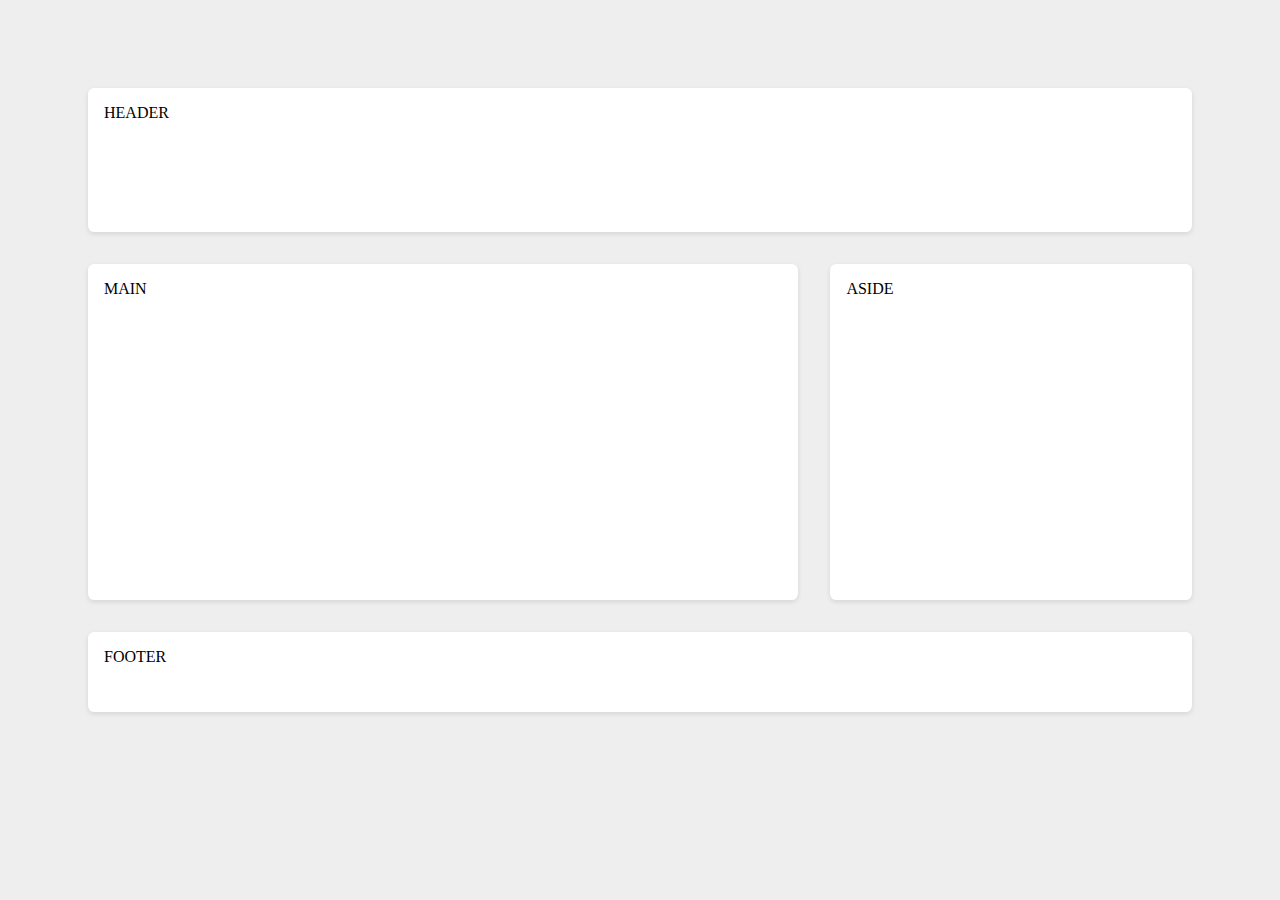
<file: 01_Flexbox-Layout/index.html>
<!DOCTYPE html>
<html lang="en">
<head>
    <meta charset="UTF-8">
    <meta name="viewport" content="width=device-width, initial-scale=1.0">
    <title>Flexbox Layout</title>
    <link rel="stylesheet" href="styles.css">
</head>
<body>
    <header>
        <p>HEADER</p>
    </header>
    <main>
        <p>MAIN</p>
    </main>
    <aside>
        <p>ASIDE</p>
    </aside>
    <footer>
        <p>FOOTER</p>
    </footer>
</body>
</html>
</file>
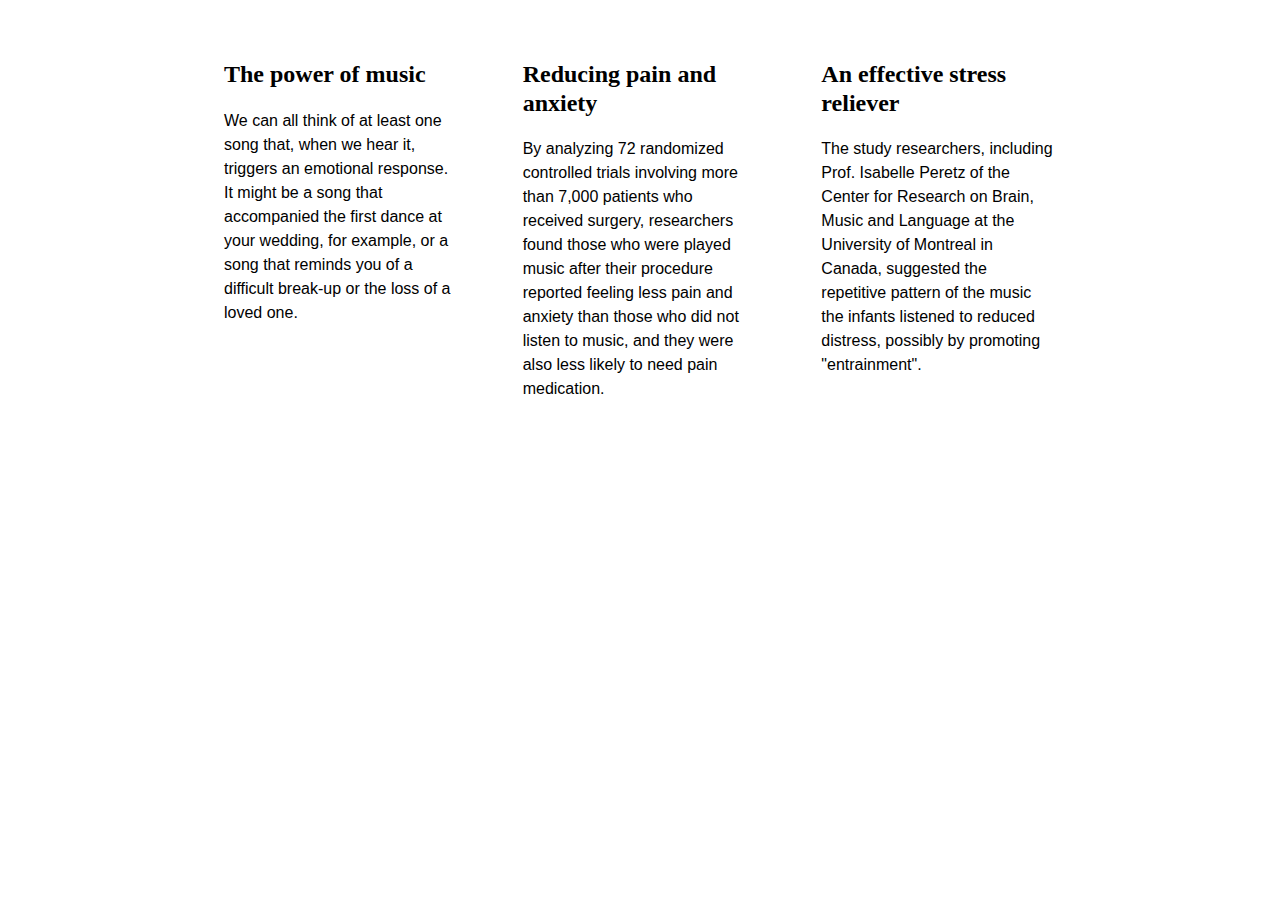
<file: 02_FlexModel-Articles/index.html>
<!DOCTYPE html>
<html lang="en">
<head>
    <meta charset="UTF-8">
    <meta name="viewport" content="width=device-width, initial-scale=1.0">
    <title>Articles</title>
    <link rel="stylesheet" href="styles.css">
</head>
<body>
    <section>
        <article>
            <h2>The power of music</h2>
                <p>We can all think of at least one song that, when we hear it, triggers an emotional response. It might be a song that accompanied the first dance at your wedding, for example, or a song that reminds you of a difficult break-up or the loss of a loved one.</p>
        </article>
        <article>
            <h2>Reducing pain and anxiety</h2>
                <p>By analyzing 72 randomized controlled trials involving more than 7,000 patients who received surgery, researchers found those who were played music after their procedure reported feeling less pain and anxiety than those who did not listen to music, and they were also less likely to need pain medication.</p>
        </article>
        <article>
           <h2>An effective stress reliever</h2>
            <p>The study researchers, including Prof. Isabelle Peretz of the Center for Research on Brain, Music and Language at the University of Montreal in Canada, suggested the repetitive pattern of the music the infants listened to reduced distress, possibly by promoting "entrainment".</p>
        </article>
    </section>
</body>
</html>
</file>
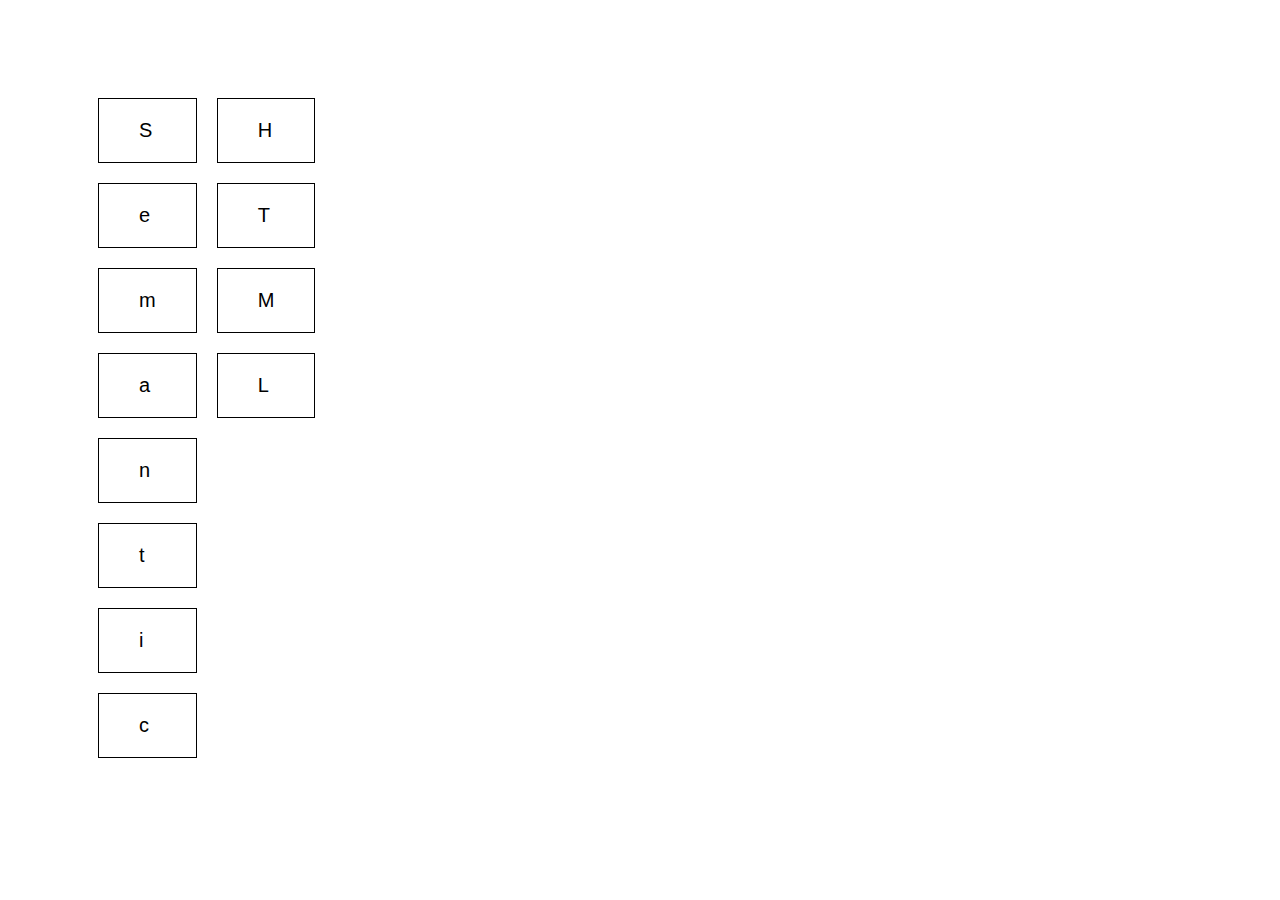
<file: 03_FlexModel-ABC-Game/index.html>
<!DOCTYPE html>
<html lang="en">
<head>
    <meta charset="UTF-8">
    <meta name="viewport" content="width=device-width, initial-scale=1.0">
    <title>ABC Game</title>
    <link rel="stylesheet" href="styles.css">
</head>
<body>
    <div class="container">
        <span>H</span>
        <span>e</span>
        <span>T</span>
        <span>a</span>
        <span>c</span>
        <span>i</span>
        <span>M</span>
        <span>n</span>
        <span>t</span>
        <span>L</span>
        <span>S</span>
        <span>m</span>
    </div>
</body>
</html>
</file>
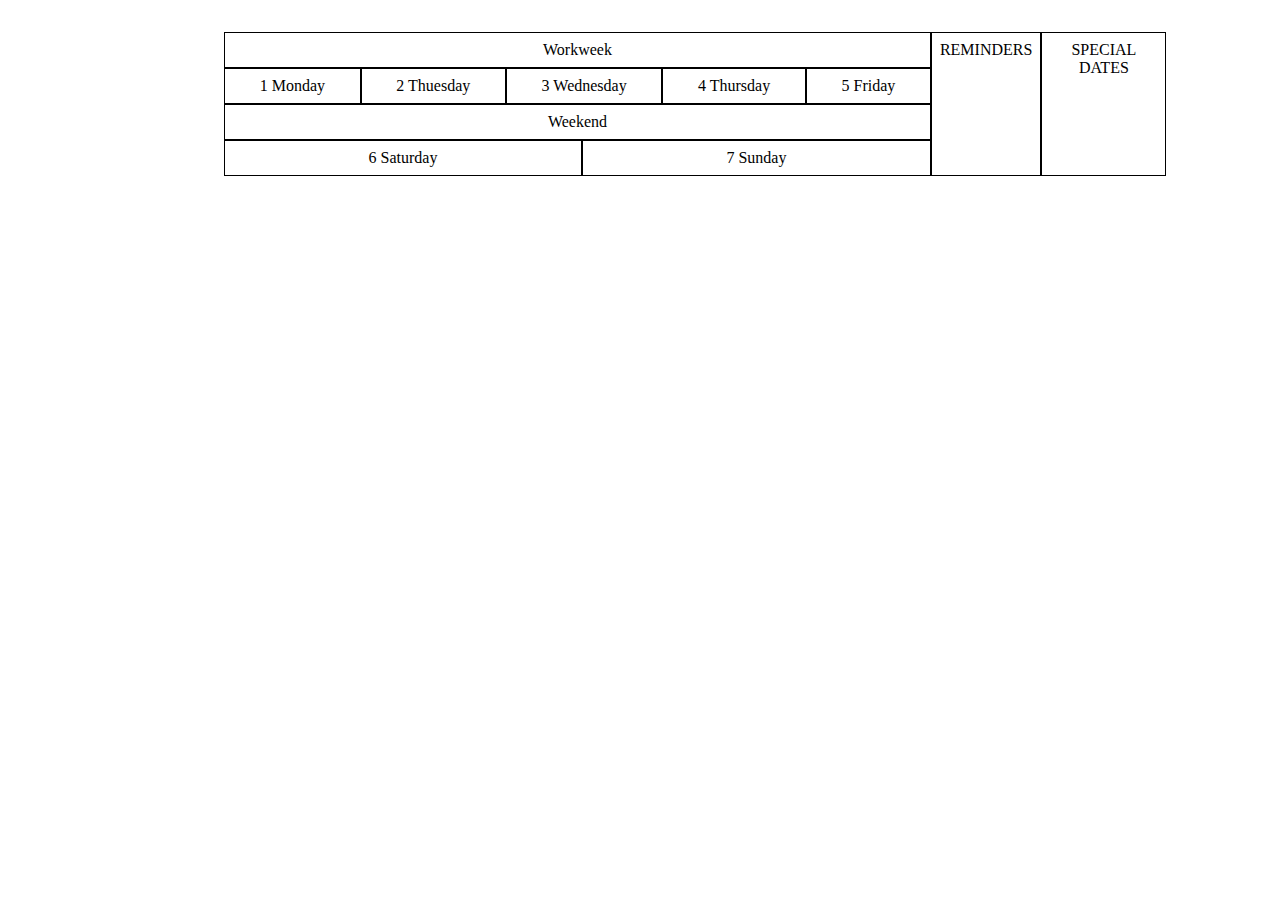
<file: 04_FlexModel-Calendar/index.html>
<!DOCTYPE html>
<html lang="en">
<head>
    <meta charset="UTF-8">
    <meta name="viewport" content="width=device-width, initial-scale=1.0">
    <title>Calendar</title>
    <link rel="stylesheet" href="styles.css">
</head>
<body>
    <div class="container">
        <section class="week">
            <span> Workweek</span>
            <span>1 Monday</span>
            <span>2 Thuesday</span>
            <span>3 Wednesday</span>
            <span>4 Thursday</span>
            <span>5 Friday</span>
            <span>Weekend</span>
            <span>6 Saturday</span>
            <span>7 Sunday</span>
        </section>
        <section class="notes">
            <span>REMINDERS</span>
            <span>SPECIAL DATES</span>
        </section>
    </div>
</body>
</html>
</file>
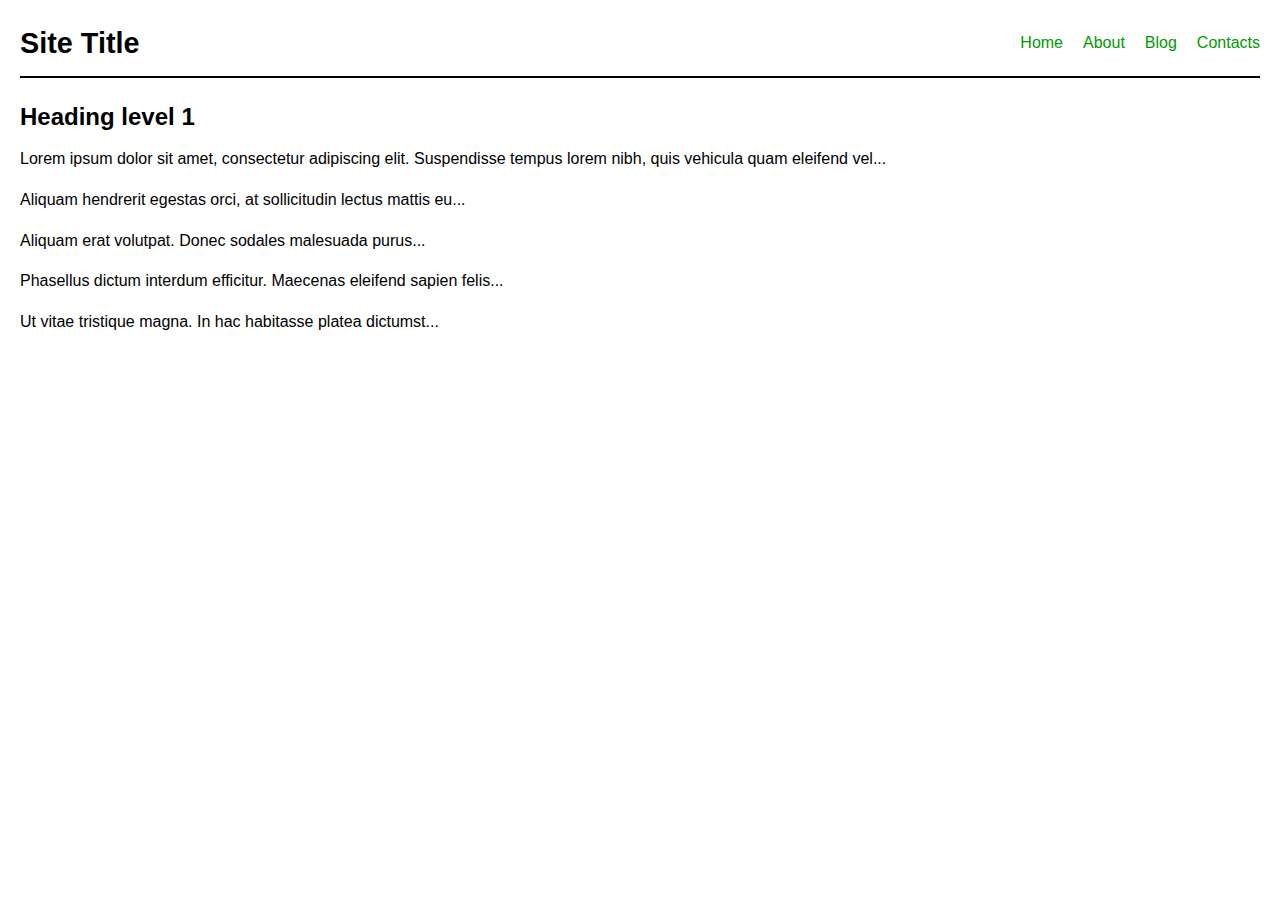
<file: 05_Navigation-flexbox/index.html>
<!DOCTYPE html>
<html lang="en">
<head>
    <meta charset="UTF-8">
    <meta name="viewport" content="width=device-width, initial-scale=1.0">
    <title>Site Title</title>
    <link rel="stylesheet" href="styles.css">
</head>
<body>
    <header>
        <h1>Site Title</h1>
        <nav>
            <ul>
                <li><a href="#">Home</a></li>
                <li><a href="#">About</a></li>
                <li><a href="#">Blog</a></li>
                <li><a href="#">Contacts</a></li>
            </ul>
        </nav>
    </header>
    <main>
        <h2>Heading level 1</h2>
        <p>Lorem ipsum dolor sit amet, consectetur adipiscing elit. Suspendisse tempus lorem nibh, quis vehicula quam eleifend vel...</p>
        <p>Aliquam hendrerit egestas orci, at sollicitudin lectus mattis eu...</p>
        <p>Aliquam erat volutpat. Donec sodales malesuada purus...</p>
        <p>Phasellus dictum interdum efficitur. Maecenas eleifend sapien felis...</p>
        <p>Ut vitae tristique magna. In hac habitasse platea dictumst...</p>
    </main>
</body>
</html>
</file>
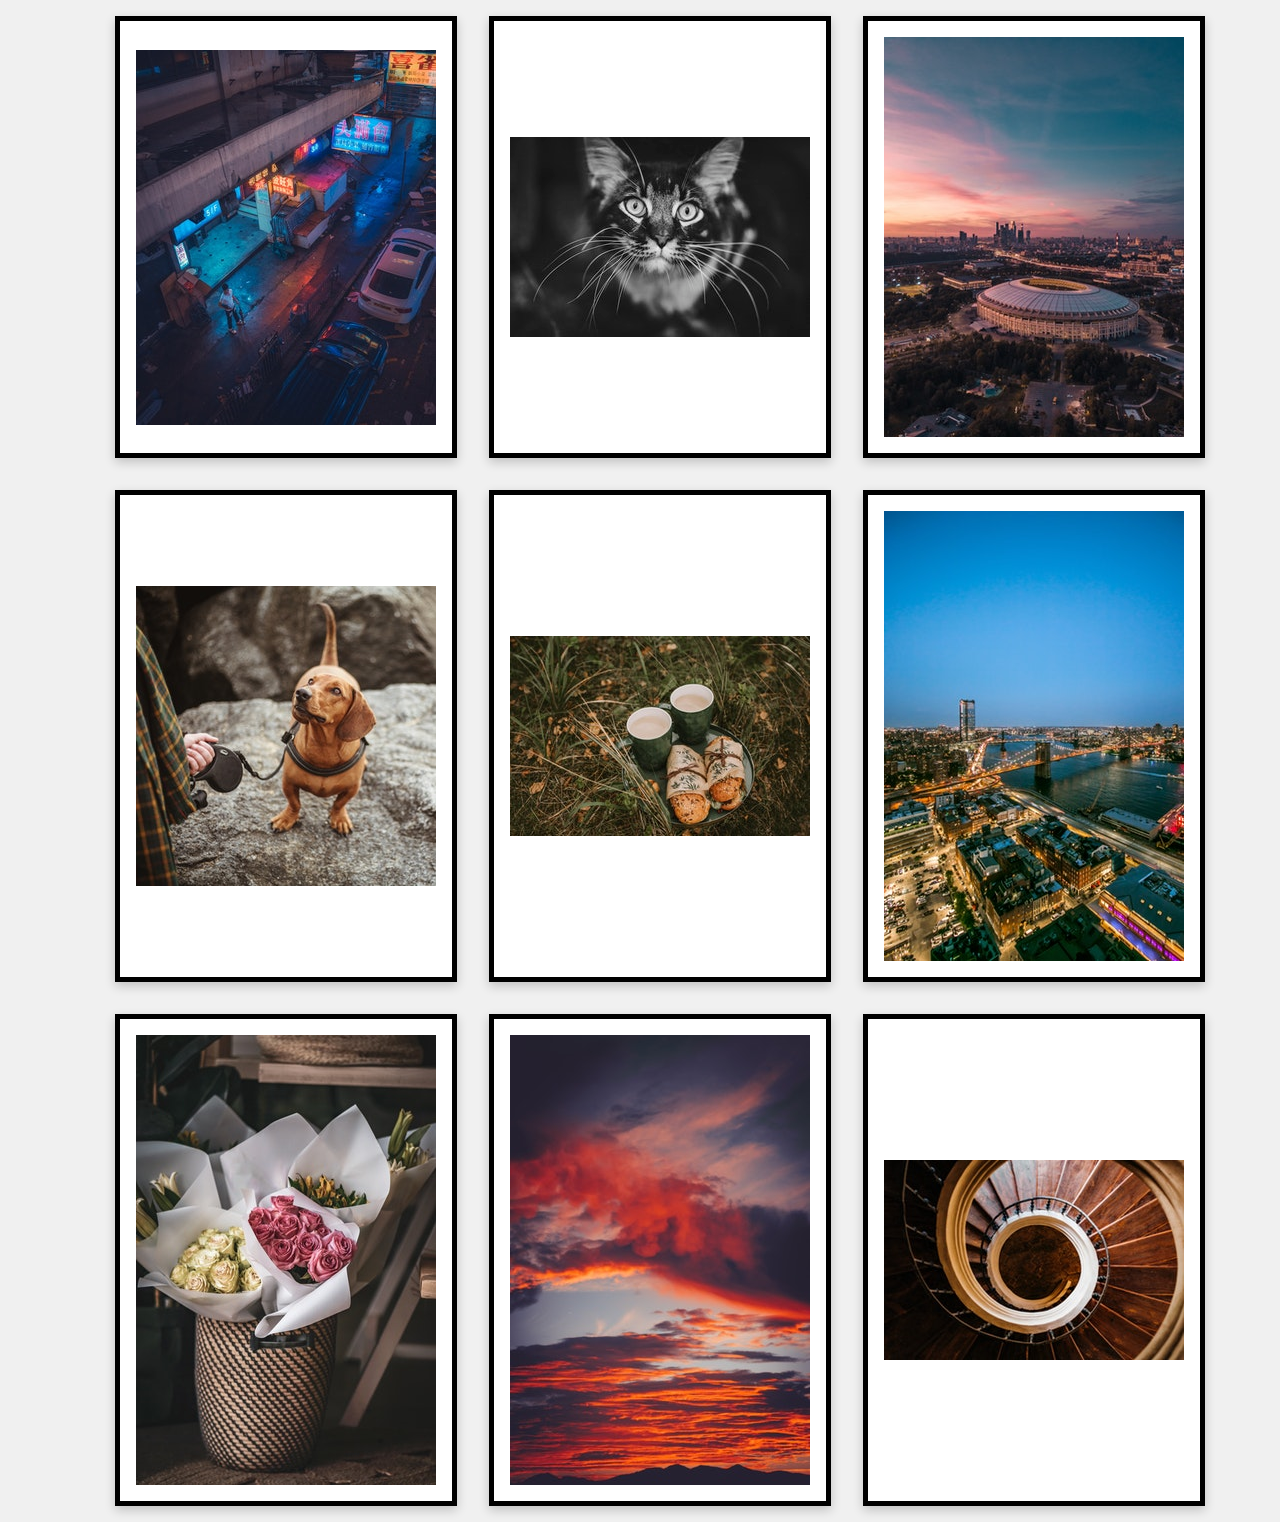
<file: 06_Photo-gallery-flexbox/index.html>
<!DOCTYPE html>
<html lang="en">
<head>
    <meta charset="UTF-8">
    <meta name="viewport" content="width=device-width, initial-scale=1.0">
    <title>Photo Gallery - Flexbox</title>
    <link rel="stylesheet" href="styles.css">
</head>
<body>
    <section class="gallery">
        <ul>
            <li><img src="images/picture1.jpg" alt=""></li>
            <li><img src="images/picture2.jpg" alt=""></li>
            <li><img src="images/picture3.jpg" alt=""></li>
            <li><img src="images/picture4.jpg" alt=""></li>
            <li><img src="images/picture5.jpg" alt=""></li>
            <li><img src="images/picture6.jpg" alt=""></li>
            <li><img src="images/picture7.jpg" alt=""></li>
            <li><img src="images/picture8.jpg" alt=""></li>
            <li><img src="images/picture9.jpg" alt=""></li>
        </ul>
    </section>
</body>
</html>
</file>
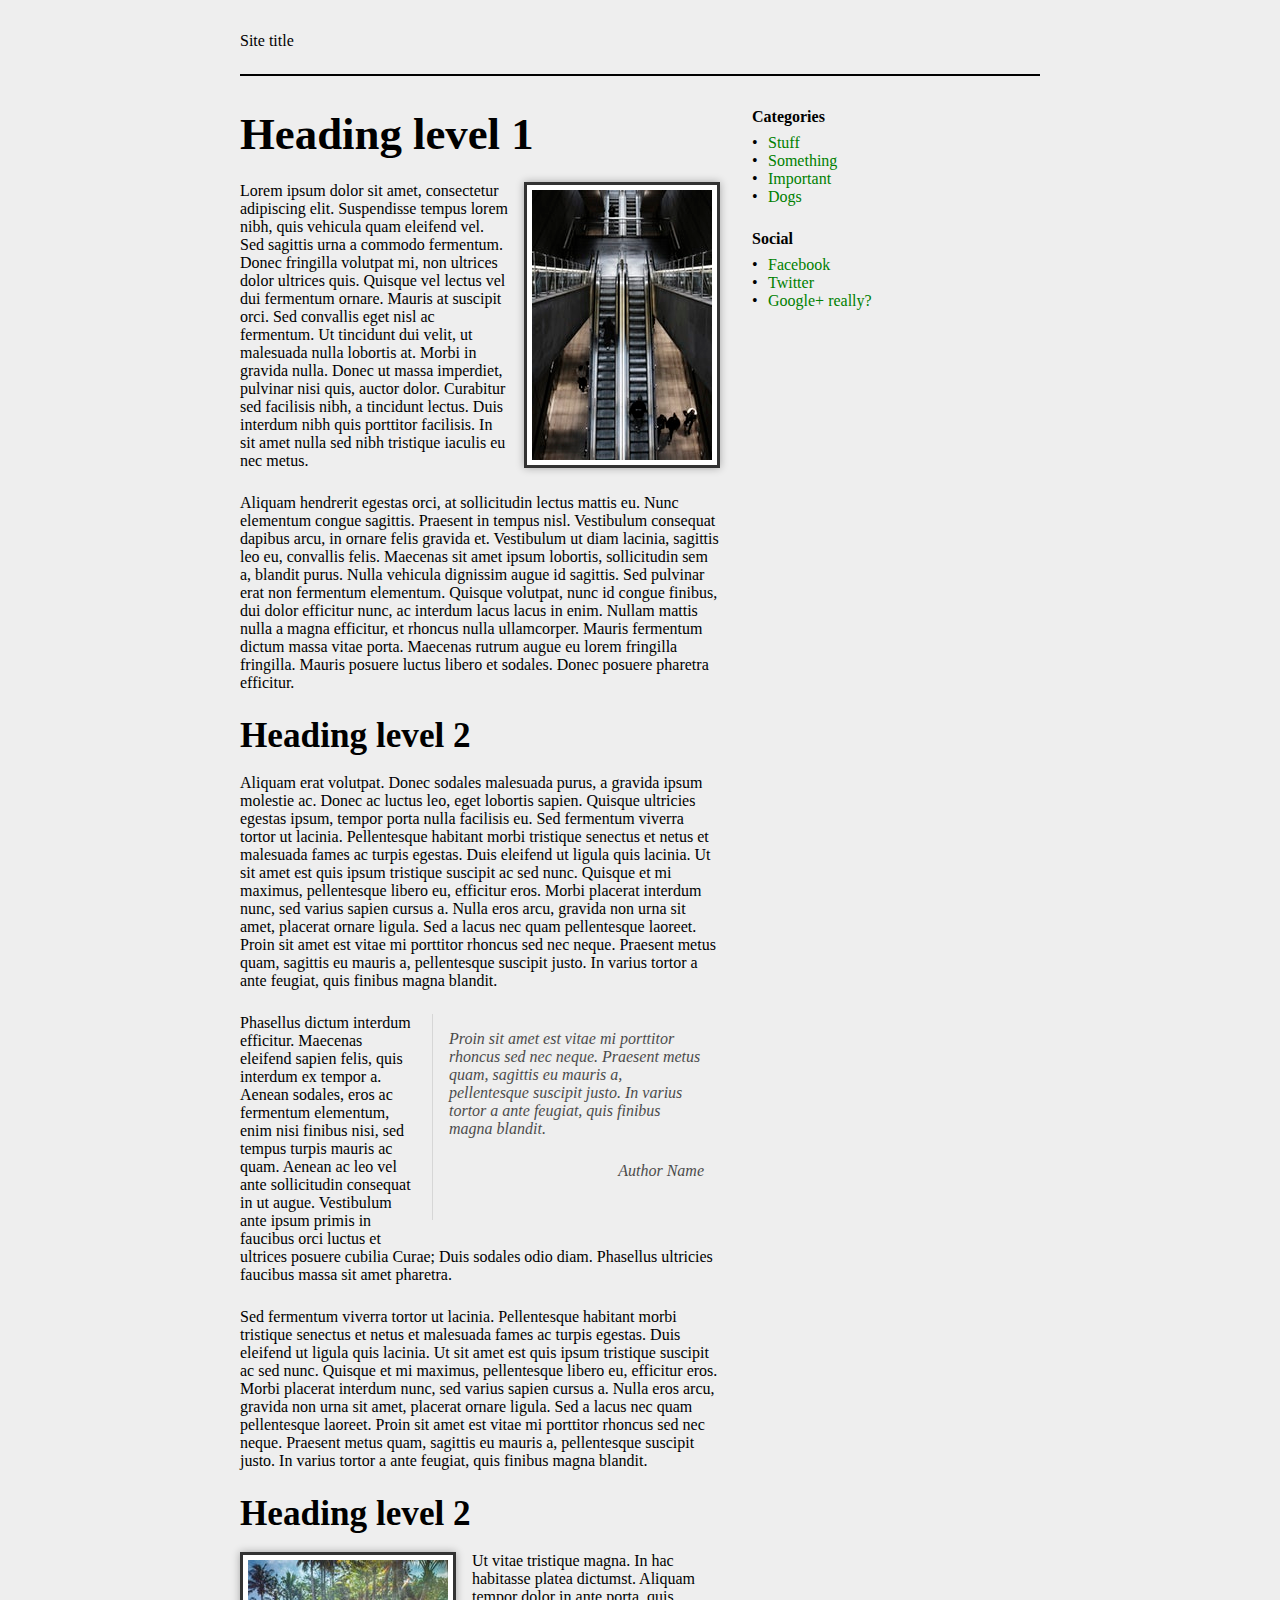
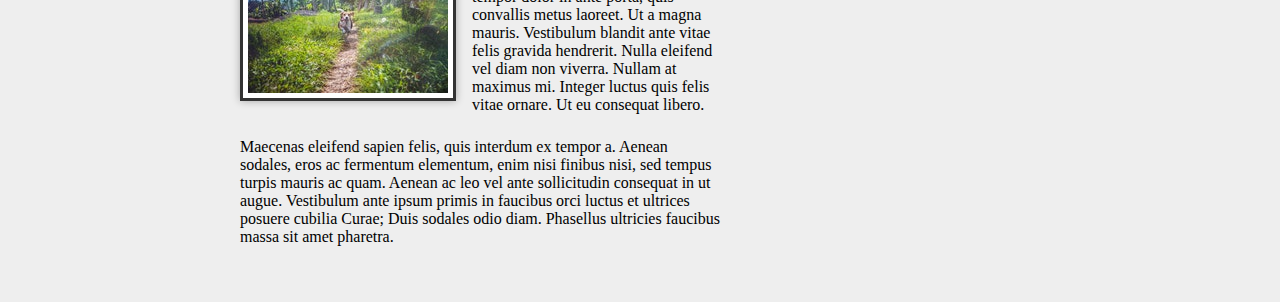
<file: 07_Blog-layout-flexbox/index.html>
<!DOCTYPE html>
<html lang="en">

<head>
    <meta charset="UTF-8">
    <meta name="viewport" content="width=device-width, initial-scale=1.0">
    <title>Blog Layout - Flexbox</title>
    <link rel="stylesheet" href="styles.css">
</head>

<body>
    <div class="page">
        <header class="site-header">
            <p class="site-title">Site title</p>
        </header>
        <main class="site-main">
            <h1>Heading level 1</h1>

            <img class="align-right" src="images/Image1.jpg" alt="">

            <p>Lorem ipsum dolor sit amet, consectetur adipiscing elit. Suspendisse tempus lorem nibh, quis vehicula
                quam eleifend vel. Sed sagittis urna a commodo fermentum. Donec fringilla volutpat mi, non ultrices
                dolor ultrices quis. Quisque vel lectus vel dui fermentum ornare. Mauris at suscipit orci. Sed convallis
                eget nisl ac fermentum. Ut tincidunt dui velit, ut malesuada nulla lobortis at. Morbi in gravida nulla.
                Donec ut massa imperdiet, pulvinar nisi quis, auctor dolor. Curabitur sed facilisis nibh, a tincidunt
                lectus. Duis interdum nibh quis porttitor facilisis. In sit amet nulla sed nibh tristique iaculis eu nec
                metus.</p>

            <p>Aliquam hendrerit egestas orci, at sollicitudin lectus mattis eu. Nunc elementum congue sagittis.
                Praesent in tempus nisl. Vestibulum consequat dapibus arcu, in ornare felis gravida et. Vestibulum ut
                diam lacinia, sagittis leo eu, convallis felis. Maecenas sit amet ipsum lobortis, sollicitudin sem a,
                blandit purus. Nulla vehicula dignissim augue id sagittis. Sed pulvinar erat non fermentum elementum.
                Quisque volutpat, nunc id congue finibus, dui dolor efficitur nunc, ac interdum lacus lacus in enim.
                Nullam mattis nulla a magna efficitur, et rhoncus nulla ullamcorper. Mauris fermentum dictum massa vitae
                porta. Maecenas rutrum augue eu lorem fringilla fringilla. Mauris posuere luctus libero et sodales.
                Donec posuere pharetra efficitur.</p>
            <h2>Heading level 2</h2>
            <p>Aliquam erat volutpat. Donec sodales malesuada purus, a gravida ipsum molestie ac. Donec ac luctus leo,
                eget lobortis sapien. Quisque ultricies egestas ipsum, tempor porta nulla facilisis eu. Sed fermentum
                viverra tortor ut lacinia. Pellentesque habitant morbi tristique senectus et netus et malesuada fames ac
                turpis egestas. Duis eleifend ut ligula quis lacinia. Ut sit amet est quis ipsum tristique suscipit ac
                sed nunc. Quisque et mi maximus, pellentesque libero eu, efficitur eros. Morbi placerat interdum nunc,
                sed varius sapien cursus a. Nulla eros arcu, gravida non urna sit amet, placerat ornare ligula. Sed a
                lacus nec quam pellentesque laoreet. Proin sit amet est vitae mi porttitor rhoncus sed nec neque.
                Praesent metus quam, sagittis eu mauris a, pellentesque suscipit justo. In varius tortor a ante feugiat,
                quis finibus magna blandit.</p>
            <blockquote class="align-right">
                <p>Proin sit amet est vitae mi porttitor rhoncus sed nec neque. Praesent metus quam, sagittis eu mauris
                    a,
                    pellentesque suscipit justo. In varius tortor a ante feugiat, quis finibus magna blandit.</p>
                <p class="author">Author Name</p>
            </blockquote>

            <p>Phasellus dictum interdum efficitur. Maecenas eleifend sapien felis, quis interdum ex tempor a. Aenean
                sodales, eros ac fermentum elementum, enim nisi finibus nisi, sed tempus turpis mauris ac quam. Aenean
                ac leo vel ante sollicitudin consequat in ut augue. Vestibulum ante ipsum primis in faucibus orci luctus
                et ultrices posuere cubilia Curae; Duis sodales odio diam. Phasellus ultricies faucibus massa sit amet
                pharetra.</p>
            <p>Sed fermentum viverra tortor ut lacinia. Pellentesque habitant morbi tristique senectus et netus et
                malesuada fames ac turpis egestas. Duis eleifend ut ligula quis lacinia. Ut sit amet est quis ipsum
                tristique suscipit ac sed nunc. Quisque et mi maximus, pellentesque libero eu, efficitur eros. Morbi
                placerat interdum nunc, sed varius sapien cursus a. Nulla eros arcu, gravida non urna sit amet, placerat
                ornare ligula. Sed a lacus nec quam pellentesque laoreet. Proin sit amet est vitae mi porttitor rhoncus
                sed nec neque. Praesent metus quam, sagittis eu mauris a, pellentesque suscipit justo. In varius tortor
                a ante feugiat, quis finibus magna blandit.</p>

            <h2>Heading level 2</h2>

            <img class="align-left" src="images/Image2.jpg" alt="">

            <p>Ut vitae tristique magna. In hac habitasse platea dictumst. Aliquam tempor dolor in ante porta, quis
                convallis metus laoreet. Ut a magna mauris. Vestibulum blandit ante vitae felis gravida hendrerit. Nulla
                eleifend vel diam non viverra. Nullam at maximus mi. Integer luctus quis felis vitae ornare. Ut eu
                consequat libero.</p>

            <p>Maecenas eleifend sapien felis, quis interdum ex tempor a. Aenean sodales, eros ac fermentum elementum,
                enim nisi finibus nisi, sed tempus turpis mauris ac quam. Aenean ac leo vel ante sollicitudin consequat
                in ut augue. Vestibulum ante ipsum primis in faucibus orci luctus et ultrices posuere cubilia Curae;
                Duis sodales odio diam. Phasellus ultricies faucibus massa sit amet pharetra.</p>
        </main>
        <aside class="site-aside">
            <h3>Categories</h3>
            <ul>
                <li>Stuff</li>
                <li>Something</li>
                <li>Important</li>
                <li>Dogs</li>
            </ul>
            <h3>Social</h3>
            <ul>
                <li>Facebook</li>
                <li>Twitter</li>
                <li>Google+ really?</li>
            </ul>
        </aside>
    </div>
</body>

</html>
</file>
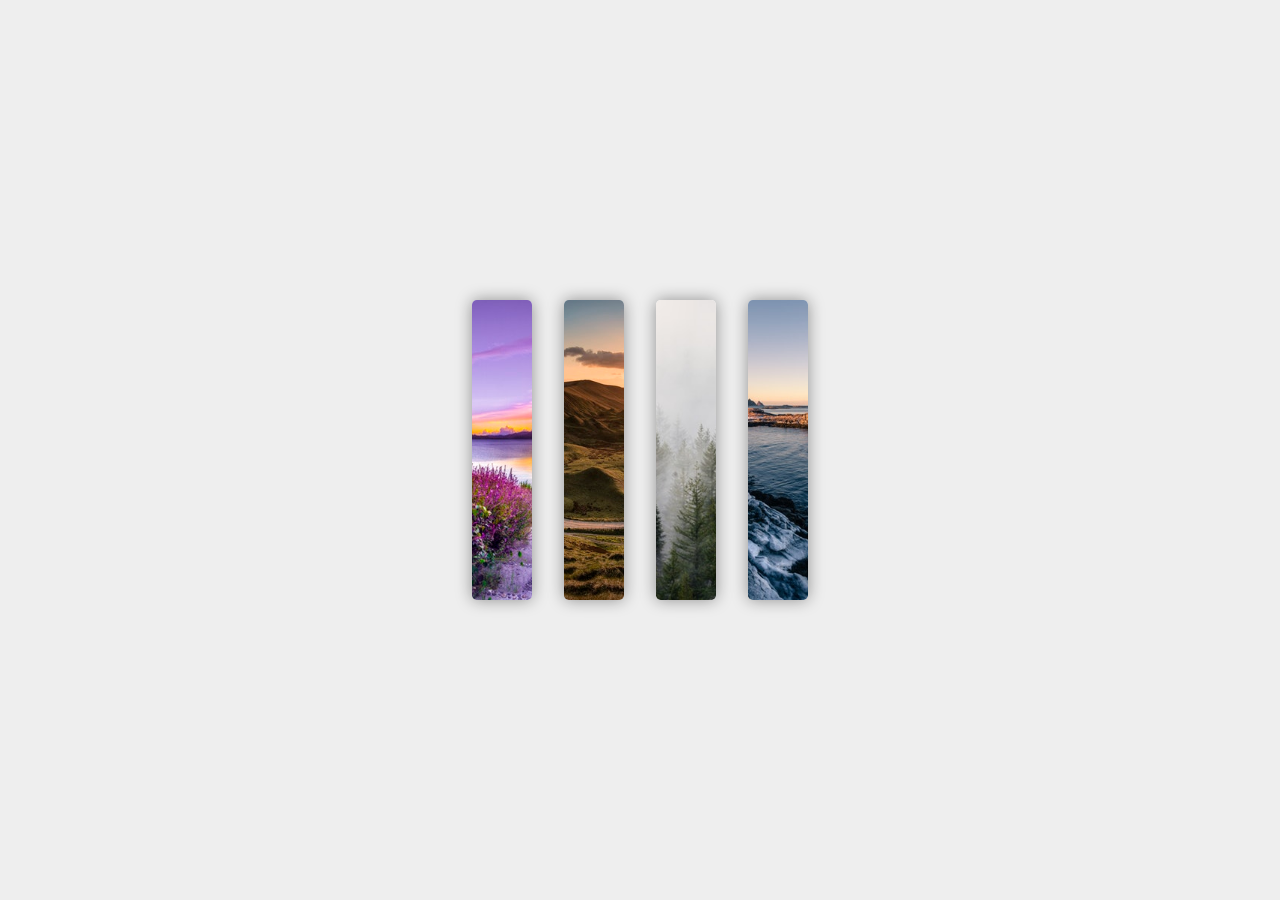
<file: 10_Expanding-flex-cards/index.html>
<!DOCTYPE html>
<html lang="en">
<head>
    <meta charset="UTF-8">
    <meta http-equiv="X-UA-Compatible" content="IE=edge">
    <meta name="viewport" content="width=device-width, initial-scale=1.0">
    <title>Expanding Flex Cards</title>
    <link rel="stylesheet" href="./styles.css">
</head>
<body>
    <section class="container">
        <div class="card"><img src="./images/Image1.jpg" alt=""></div>
        <div class="card"><img src="./images/Image2.jpg" alt=""></div>
        <div class="card"><img src="./images/Image3.jpg" alt=""></div>
        <div class="card"><img src="./images/Image4.jpg" alt=""></div>
    </section>
</body>
</html>
</file>
<file: 01_Flexbox-Layout/styles.css>
body {
    background-color: #EEE; /* Цвят на фона */
    padding: 5rem;          /* Пространство около съдържанието */
    display: flex;          /* Flexbox за подредба */
    flex-wrap: wrap;        /* Пренасяне на елементи на нов ред */
    gap: 2rem;              /* Разстояние между елементите */
    justify-content: center; /* Центриране на елементите хоризонтално */
    align-items: flex-start; /* Подравняване на елементите отгоре */
}

header, footer, main, aside {
    padding: 0rem 1rem 1rem 1rem;          /* Вътрешен отстъп за съдържанието */
    background-color: #FFF; /* Бял фон */
    border-radius: 0.4rem;  /* Закръглени ъгли */
    color: #000;            /* Черен текст */
    box-shadow: 0 2px 5px rgba(0, 0, 0, 0.1); /* Лека сянка */
    position: relative;     /* Позволява точно позициониране на текст */
    text-align: left;       /* Подравняване на текста вляво */
    
}

/* Специфични стилове за header и footer */
header, footer {
    flex-basis: 100%;       /* Цяла ширина за header и footer */
    min-height: 4rem;       /* Минимална височина */
}

/* Стилове за основната секция */
main {
    flex: 8 1 40rem;        /* По-голяма гъвкавост за главния контейнер */
    min-height: 20rem;      /* Минимална височина */
}

/* Стилове за страничната секция */
aside {
    flex: 2 1 20rem;        /* По-малка гъвкавост за страничната секция */
    min-height: 20rem;      /* Минимална височина */
}

/* Центриране на текста в горния ляв ъгъл */
header, footer, main, aside {
    display: flex;          /* Flexbox за подредба на съдържанието */
    justify-content: flex-start; /* Подравняване вляво */
    align-items: flex-start;     /* Подравняване горе */
}

header{
    min-height: 8rem;
}
</file>
<file: 02_FlexModel-Articles/styles.css>
/* Основни настройки за шрифтове */
html {
    font-family: Helvetica, sans-serif; /* Шрифт за основния текст */
    line-height: 1.5;                  /* Междуредие за четимост */
}

h2 {
    font-family: Georgia, serif;       /* Шрифт за заглавията */
    line-height: 1.2;                  /* По-плътно междуредие за заглавията */
}

/* Настройки за секцията */
section {
    display: flex;                     /* Flexbox подредба */
    justify-content: space-between;    /* Равно разстояние между елементите */
    max-width: 70vw;                   /* Максимална ширина на секцията */
    margin: 0 auto;                    /* Центриране на секцията в страницата */
}

/* Настройки за статиите */
article {
    flex: 1 1 30%;                     /* Гъвкава ширина на статиите */
    padding: 2rem;                     /* Вътрешен отстъп */
    /*box-shadow: 0 4px 8px rgba(0, 0, 0, 0.1); /* Сянка за визия */
    /*border-radius: 0.5rem;             /* Заоблени ъгли */
    background-color: #FFF;            /* Бял фон */
}
</file>
<file: 03_FlexModel-ABC-Game/styles.css>
html {
    font-family: Helvetica, sans-serif;
    font-size: 20px;
}
.container {
    display: flex;
    flex-wrap: wrap;
    flex-direction: column;
    max-width: 15vw;
    height: 35rem;
    padding: 80px;
}
span {
    display: flex;
    align-items: center;
    border: 1px solid black;
    padding: 20px 40px;
    margin: 10px;
}
span:nth-child(11) {
    order:1;
}
span:nth-child(2) {
    order:2;
}
span:nth-child(12) {
    order:3;
}
span:nth-child(4) {
    order:4;
}
span:nth-child(8) {
    order:5;
}
span:nth-child(9) {
    order:6;
}
span:nth-child(6) {
    order:7;
}
span:nth-child(5) {
    order:8;
}
span:nth-child(1) {
    order:9;
}
span:nth-child(3) {
    order:10;
}
span:nth-child(7) {
    order:11;
}
span:nth-child(10) {
    order:12;
}
</file>
<file: 04_FlexModel-Calendar/styles.css>
*{
    box-sizing: border-box;
    margin: 0;
    padding: 0;
}
body{
    padding: 2em;
}

.container{
    display: flex;
    max-width: 65vw;
    margin: 0 auto;
}

section{
    display: flex;
    flex-wrap: wrap;

}
section.notes{
    flex-direction: column;
}

span{
    flex-grow: 1;
    border: 1px solid black;
    display: block;
    padding: 0.5em;
    text-align: center;
}

section span:nth-child(1),
section span:nth-child(7)
{
    flex: 1 0 100%;
}
</file>
<file: 05_Navigation-flexbox/styles.css>
/* Общи стилове */
* {
    margin: 0;
    padding: 0;
    box-sizing: border-box;
}

body {
    font-family: Arial, sans-serif;
    line-height: 1.6;
    padding: 20px;
}

header {
    display: flex;
    justify-content: space-between;
    align-items: center;
    border-bottom: 2px solid rgb(0, 0, 0);
    padding-bottom: 10px;
}

header h1 {
    font-size: 1.8rem;
}

nav ul {
    list-style: none;
    display: flex;
    gap: 20px;
}

nav a {
    text-decoration: none;
    color: rgb(0, 153, 0);
    font-size: 1rem;
}

main {
    margin-top: 20px;
}

h2 {
    font-size: 1.5rem;
    margin-bottom: 10px;
}

p {
    margin-bottom: 15px;
    text-align: justify;
}
</file>
<file: 06_Photo-gallery-flexbox/styles.css>
/* Общи настройки за страницата */
body {
    font-family: Arial, sans-serif;
    margin: 0;
    padding: 0;
    background-color: #f0f0f0; /* Светъл сив фон за галерията */
}

/* Галерията като контейнер */
.gallery {
    margin: 0 auto;
    max-width: 80em;
}

/* Контейнер за изображенията */
.gallery ul {
    display: flex;
    flex-wrap: wrap; /* Позволява прехвърляне на нов ред, ако екрана е малък */
    gap: 2rem; /* Разстояние между елементите */
    list-style: none;    
    justify-content: center;
}

/* Индивидуални изображения */
.gallery li {
    flex: 1 1 calc(33.33% - 2rem); /* Ширина от 1/3, с отчитане на разстоянията (gap) */
    max-width: 300px; /* Максимална ширина за изображенията */
    background-color: white; /* Бял фон зад всяко изображение */
    border: 5px solid black; /* Черен бордюр */
    box-shadow: 0 4px 10px rgba(0, 0, 0, 0.2); /* Лека сянка под рамката */
    padding: 1rem; /* Отстояние вътре в рамката */
    text-align: center; /* Центриране на съдържанието */
    display: flex; /* Flexbox за центриране на изображението вътре */
    justify-content: center; /* Хоризонтално центриране */
    align-items: center; /* Вертикално центриране */
}

/* Стилизиране на изображенията */
.gallery img {
    display: block;
    max-width: 100%; /* Изображенията никога няма да надхвърлят рамката */
    max-height: 100%; /* Изображенията никога няма да се разтягат вертикално */
    height: auto; /* Пропорционална височина */
    margin: 0 auto; /* Центриране на изображенията */
    object-fit: contain; /* Гарантира, че изображението се вмества без да се изкривява */
}
</file>
<file: 07_Blog-layout-flexbox/styles.css>
*{
    padding: 0;
    margin: 0;
    box-sizing: border-box;
}

body{
    padding: 2em;
    background: #eee;
}

p, ul{
    padding-bottom: 1.5em;
}

h1, h2, h3{
    font-size: 1em;
    margin-bottom: 0.5em;
}

h1{
    font-size: 2.8em;
}

h2{
    font-size: 2.2em;
}

h3{
    font-size: 1.8;
}

.align-left{
    float: left;
    margin: 0 1em 1em 0;
}

.align-right{
    float: right;
    margin: 0 0 1em 1em;
}

img[class*="align"]{
    border: 3px solid #333;
    padding: 5px;
    background: #fff;
    box-shadow: 0 0 0.5em 0 rgba(0, 0, 0, 0.3);
}
blockquote .author{
    text-align: right;
}

blockquote[class*="align"]{
    opacity: 0.7;
    font-style: italic;
    max-width: 60%;
}

blockquote.align-right{
    padding: 1em;
    border-left: 1px solid #ccc;
}

.page{
    max-width: 50em;
    margin: 0 auto;
    display: flex;
    flex-wrap: wrap;
    gap: 2em;
}

.site-header{
    flex: 0 0 100%;
    border-bottom: 2px solid black;
}

.site-main{
    flex: 0 0 60%;
}

.site-aside{
    flex: 1 0 auto;
}

ul {
    list-style: none; /* Премахваме стандартните булети */
    padding-left: 1em; /* Добавяме отстояние за ръчно създадените булети */
}

li {
    color: green; /* Текстът е зелен */
    position: relative; /* Позволяваме използването на псевдоелементи */
}

li::before {
    content: '•'; /* Добавяме ръчно черен булет */
    color: black; /* Булетът е черен */
    position: absolute;
    left: -1em; /* Позиционираме булета вляво от текста */
}
</file>
<file: 10_Expanding-flex-cards/styles.css>
*{
    margin: 0;
    padding: 0;
    box-sizing: border-box;
}

body{
    background: #eee;
    padding: 2em;
    min-height: 100vh;
    display: flex;
    flex-direction: column;
    justify-content: center;
    align-items: center;
}

.card{
    flex: 0 0 60px;
    width: 60px;
    height: 300px;
    position: relative;
    overflow: hidden;
    background: white;
    box-shadow: 0 0 1em 0 rgba(0, 0, 0, 0.4);
    border-radius: 0.3em;
    transition: all 0.3s ease-in;
}

.card:hover{
    width: 400px;
    flex: 0 0 400px;
}

img{
    display: block;
    height: auto;
    width: 100%;
}

.container{
    display: flex;
    gap: 2em;
}

.card img{
    width: auto;
    height: 100%;
    position: absolute;
    left: 50%; top: 50%;
    transform: translate(-50%, -50%);
}
</file>
